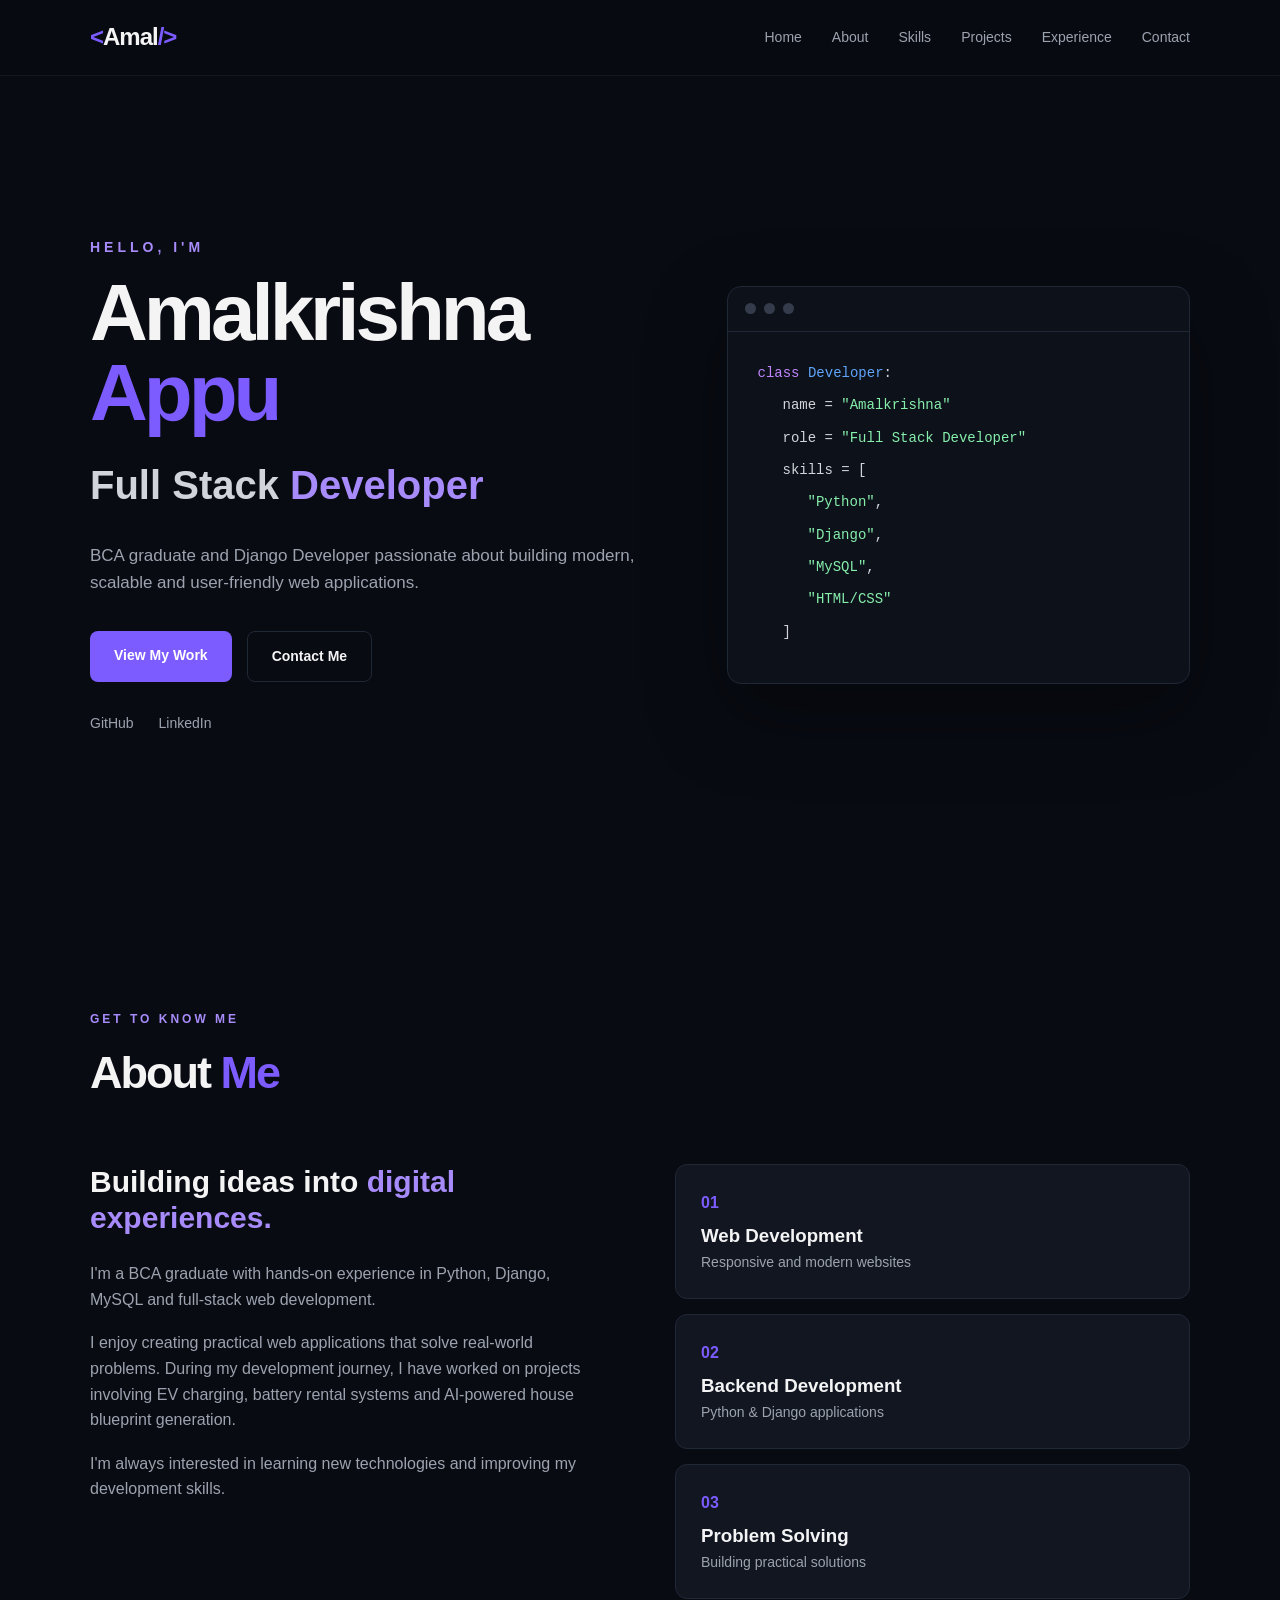
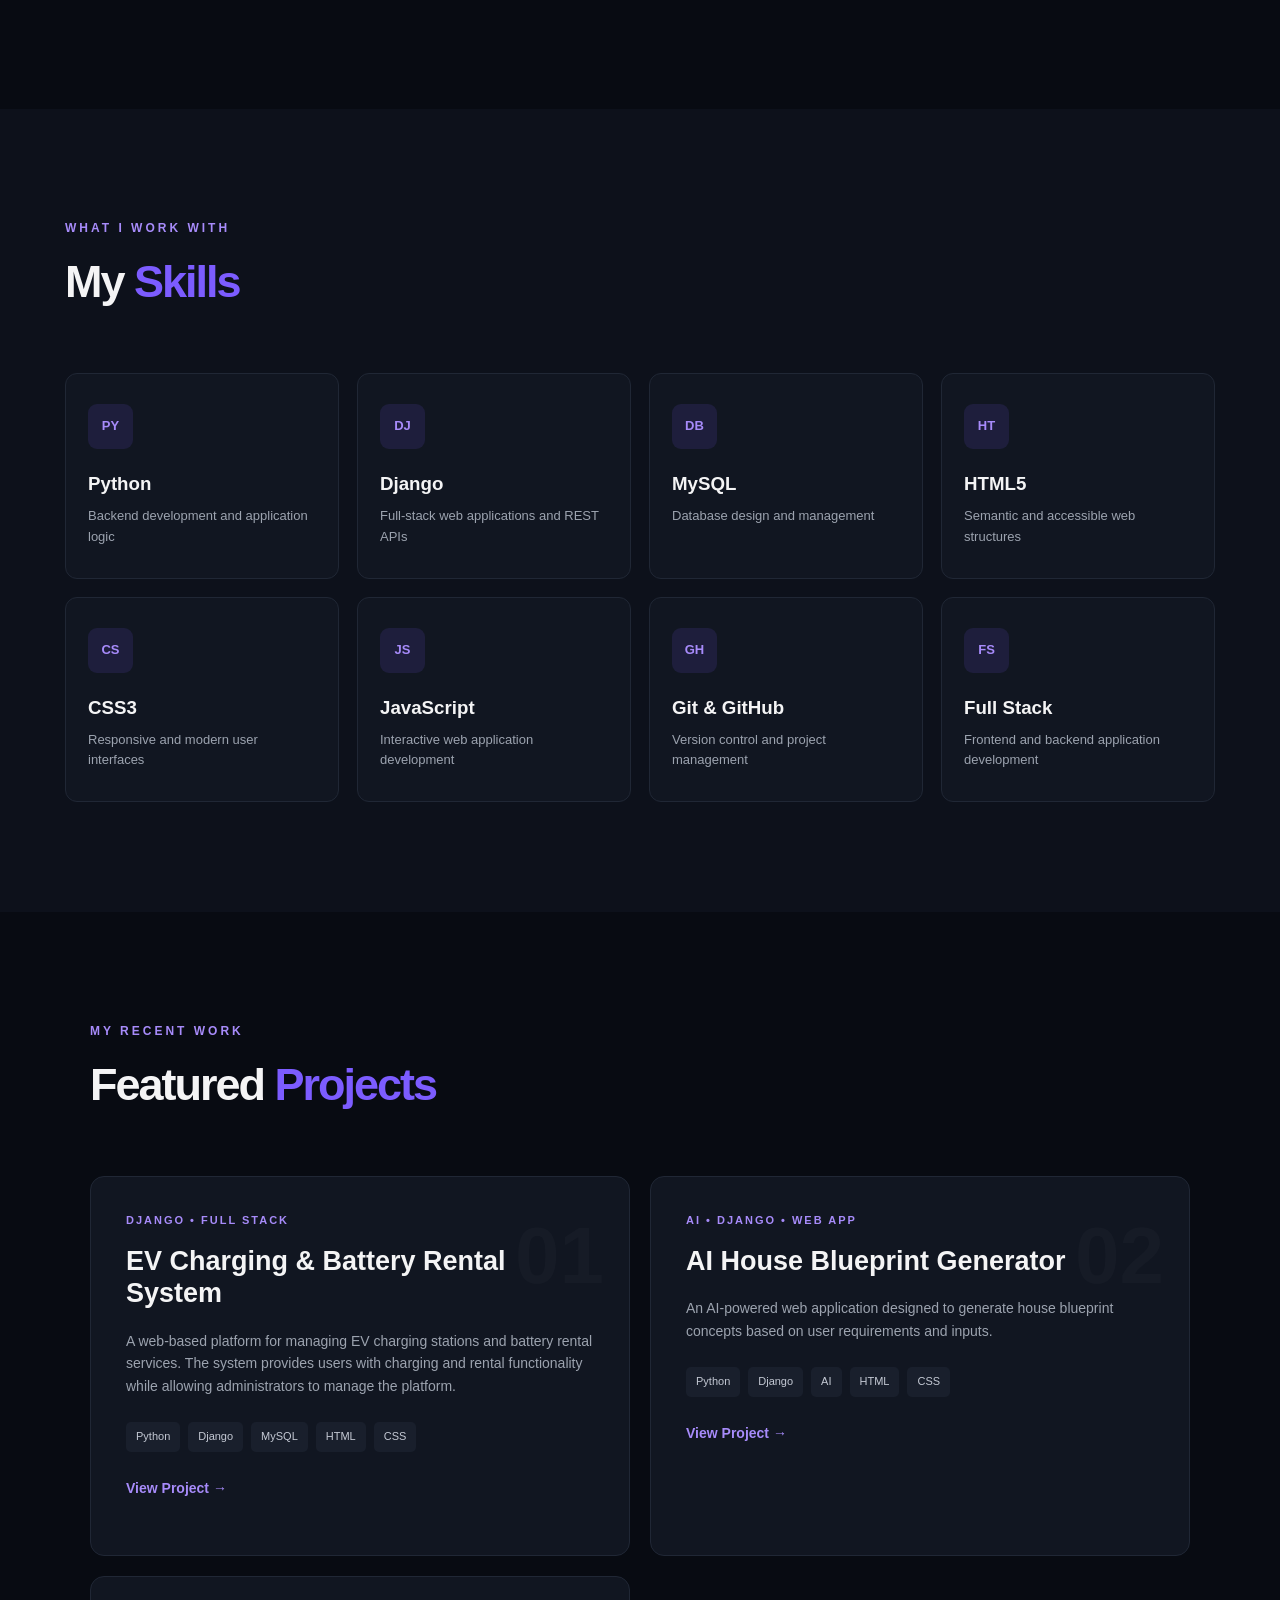
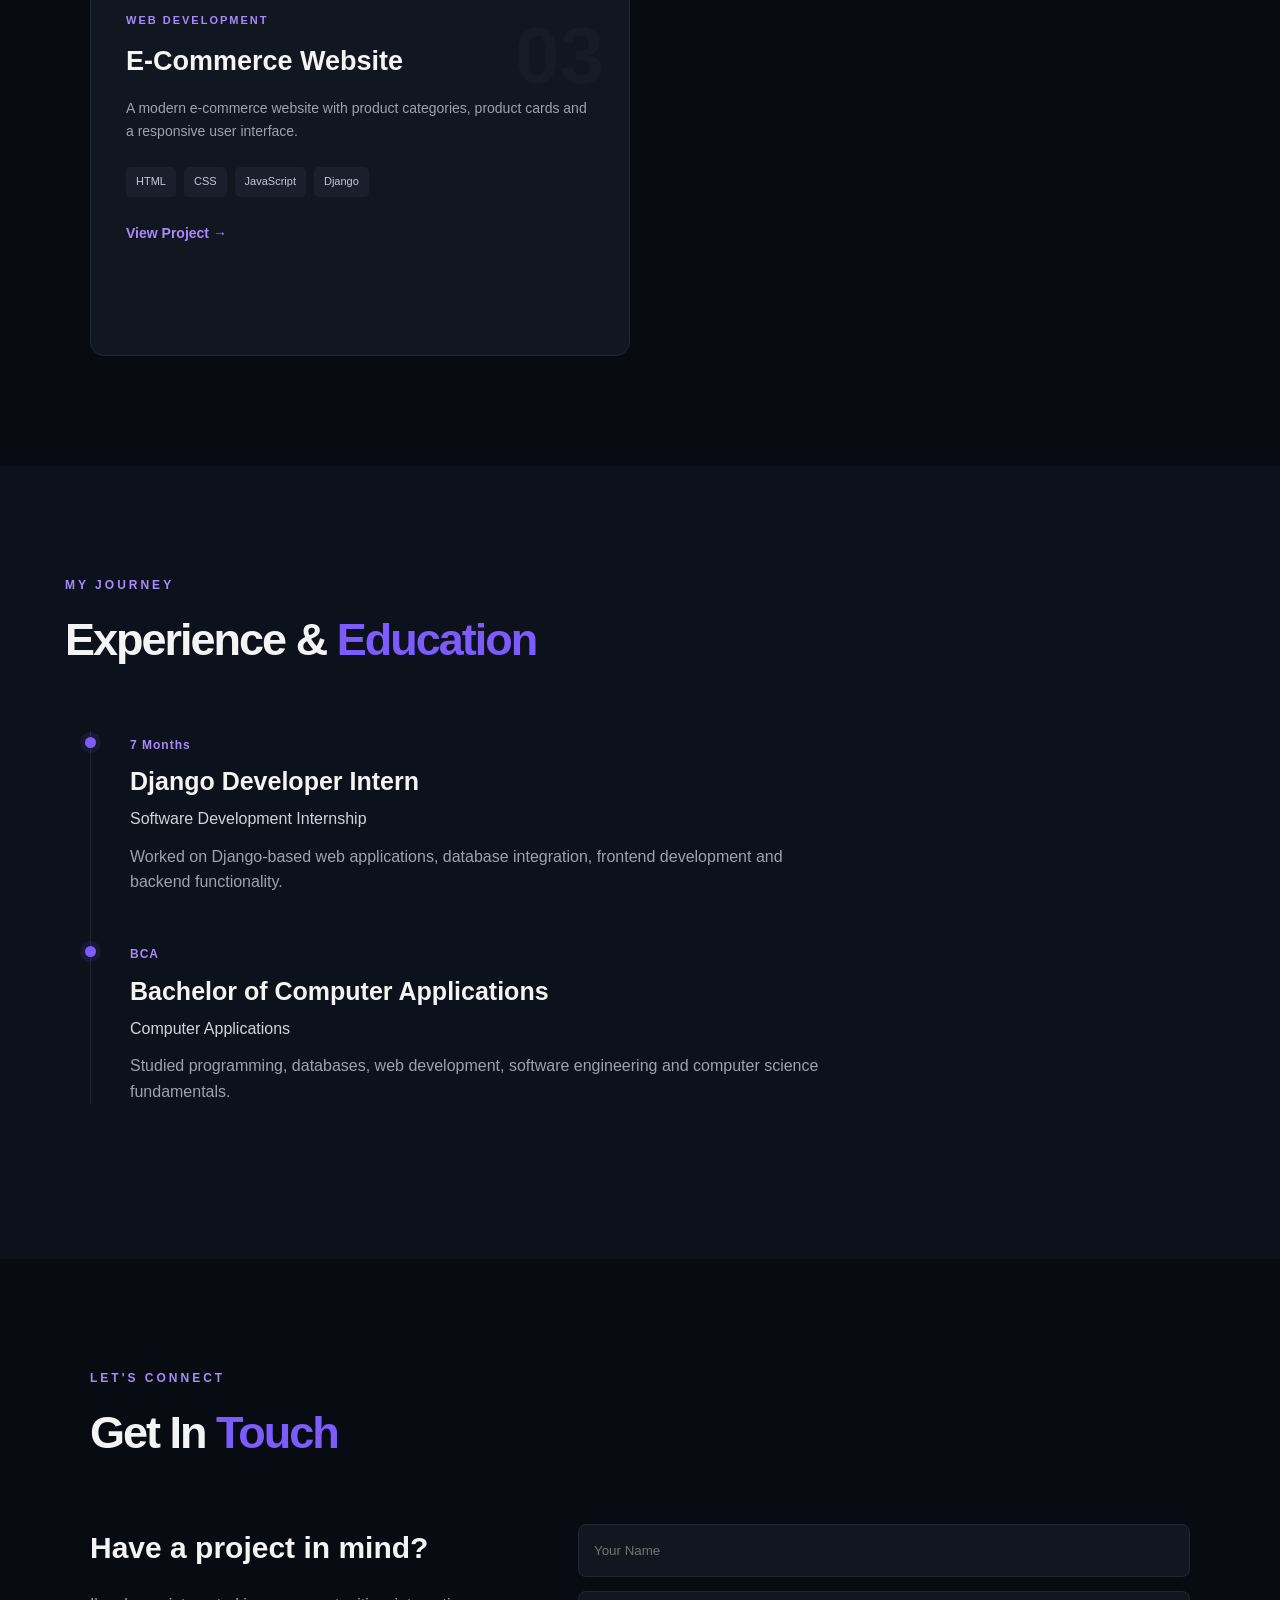
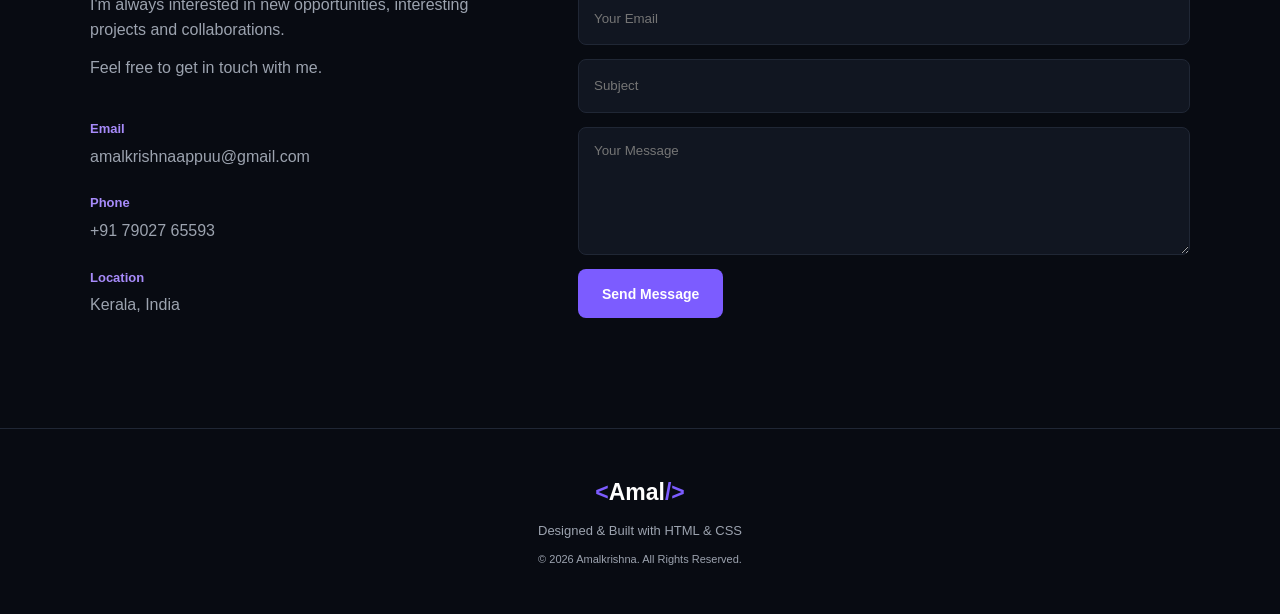
<file: index.html>
<!DOCTYPE html>
<html lang="en">
<head>
    <meta charset="UTF-8">
    <meta name="viewport" content="width=device-width, initial-scale=1.0">

    <title>Amalkrishna | Full Stack Developer</title>

    <style>
        /* =========================================
           RESET
        ========================================= */

        * {
            margin: 0;
            padding: 0;
            box-sizing: border-box;
        }

        html {
            scroll-behavior: smooth;
        }

        body {
            font-family: Arial, Helvetica, sans-serif;
            background: #080b12;
            color: #f4f4f5;
            line-height: 1.6;
        }

        a {
            text-decoration: none;
            color: inherit;
        }

        section {
            scroll-margin-top: 80px;
        }

        /* =========================================
           VARIABLES
        ========================================= */

        :root {
            --bg: #080b12;
            --bg-light: #0d111b;
            --card: #111621;
            --border: #202735;

            --text: #f4f4f5;
            --muted: #9ca3af;

            --accent: #7c5cff;
            --accent-light: #a78bfa;

            --max-width: 1150px;
        }

        /* =========================================
           NAVBAR
        ========================================= */

        .header {
            width: 100%;
            position: fixed;
            top: 0;
            left: 0;
            z-index: 1000;

            background: rgba(8, 11, 18, 0.85);
            backdrop-filter: blur(15px);

            border-bottom: 1px solid rgba(255,255,255,0.05);
        }

        .navbar {
            max-width: var(--max-width);
            margin: auto;

            height: 75px;

            display: flex;
            align-items: center;
            justify-content: space-between;

            padding: 0 25px;
        }

        .logo {
            font-size: 24px;
            font-weight: 800;
            letter-spacing: -1px;
        }

        .logo span,
        .footer-logo span {
            color: var(--accent);
        }

        .nav-links {
            display: flex;
            gap: 30px;
        }

        .nav-links a {
            color: var(--muted);
            font-size: 14px;
            transition: 0.3s;
        }

        .nav-links a:hover {
            color: var(--accent-light);
        }

        /* =========================================
           HERO
        ========================================= */

        .hero {
            min-height: 100vh;

            max-width: var(--max-width);
            margin: auto;

            padding: 150px 25px 80px;

            display: grid;
            grid-template-columns: 1.1fr 0.9fr;
            gap: 70px;

            align-items: center;
        }

        .hello {
            color: var(--accent-light);
            font-size: 14px;
            font-weight: 700;
            letter-spacing: 4px;

            margin-bottom: 15px;
        }

        .hero h1 {
            font-size: clamp(45px, 7vw, 80px);
            line-height: 1;
            letter-spacing: -4px;
        }

        .hero h1 span {
            color: var(--accent);
        }

        .hero h2 {
            margin-top: 20px;

            font-size: clamp(25px, 4vw, 40px);
            color: #d1d5db;
        }

        .hero h2 span {
            color: var(--accent-light);
        }

        .hero-description {
            max-width: 600px;

            margin-top: 25px;

            color: var(--muted);
            font-size: 17px;
        }

        .hero-buttons {
            display: flex;
            gap: 15px;

            margin-top: 35px;
        }

        .btn {
            display: inline-block;

            padding: 13px 24px;

            border-radius: 8px;

            font-size: 14px;
            font-weight: 700;

            transition: 0.3s;
        }

        .primary-btn {
            background: var(--accent);
            color: white;
        }

        .primary-btn:hover {
            transform: translateY(-3px);
            box-shadow: 0 10px 30px rgba(124, 92, 255, 0.25);
        }

        .secondary-btn {
            border: 1px solid var(--border);
            color: var(--text);
        }

        .secondary-btn:hover {
            border-color: var(--accent);
            color: var(--accent-light);
        }

        .social-links {
            display: flex;
            gap: 25px;

            margin-top: 30px;
        }

        .social-links a {
            color: var(--muted);
            font-size: 14px;
            transition: 0.3s;
        }

        .social-links a:hover {
            color: var(--accent-light);
        }

        /* =========================================
           CODE WINDOW
        ========================================= */

        .hero-card {
            display: flex;
            justify-content: center;
        }

        .code-window {
            width: 100%;
            max-width: 480px;

            background: #0d111a;

            border: 1px solid var(--border);
            border-radius: 14px;

            overflow: hidden;

            box-shadow:
                0 30px 80px rgba(0,0,0,0.35);
        }

        .window-top {
            height: 45px;

            display: flex;
            align-items: center;

            gap: 8px;

            padding: 0 17px;

            border-bottom: 1px solid var(--border);
        }

        .window-top span {
            width: 11px;
            height: 11px;

            border-radius: 50%;

            background: #343b4a;
        }

        .code {
            padding: 30px;

            font-family: "Courier New", monospace;
            font-size: 14px;

            color: #d1d5db;
        }

        .code p {
            margin-bottom: 10px;
        }

        .indent {
            padding-left: 25px;
        }

        .double-indent {
            padding-left: 50px;
        }

        .purple {
            color: #c084fc;
        }

        .blue {
            color: #60a5fa;
        }

        .green {
            color: #86efac;
        }

        /* =========================================
           SECTIONS
        ========================================= */

        .section {
            max-width: var(--max-width);

            margin: auto;

            padding: 110px 25px;
        }

        .section-title {
            margin-bottom: 55px;
        }

        .section-title p {
            color: var(--accent-light);

            font-size: 12px;
            font-weight: 700;

            letter-spacing: 3px;

            margin-bottom: 8px;
        }

        .section-title h2 {
            font-size: 45px;
            letter-spacing: -2px;
        }

        .section-title h2 span {
            color: var(--accent);
        }

        /* =========================================
           ABOUT
        ========================================= */

        .about-content {
            display: grid;
            grid-template-columns: 1fr 1fr;

            gap: 70px;
        }

        .about-text h3 {
            font-size: 30px;
            line-height: 1.2;

            margin-bottom: 25px;
        }

        .about-text h3 span {
            color: var(--accent-light);
        }

        .about-text p {
            color: var(--muted);

            margin-bottom: 18px;
        }

        .about-info {
            display: grid;
            gap: 15px;
        }

        .info-box {
            padding: 25px;

            background: var(--card);

            border: 1px solid var(--border);

            border-radius: 12px;

            transition: 0.3s;
        }

        .info-box:hover {
            transform: translateX(7px);
            border-color: var(--accent);
        }

        .info-box span {
            color: var(--accent);

            font-weight: 800;
        }

        .info-box h3 {
            margin-top: 5px;
        }

        .info-box p {
            color: var(--muted);
            font-size: 14px;
        }

        /* =========================================
           SKILLS
        ========================================= */

        .skills {
            background: var(--bg-light);
            max-width: none;

            padding-left: max(25px, calc((100vw - var(--max-width)) / 2));
            padding-right: max(25px, calc((100vw - var(--max-width)) / 2));
        }

        .skills-grid {
            display: grid;

            grid-template-columns:
                repeat(4, 1fr);

            gap: 18px;
        }

        .skill-card {
            padding: 30px 22px;

            background: var(--card);

            border: 1px solid var(--border);

            border-radius: 12px;

            transition: 0.3s;
        }

        .skill-card:hover {
            transform: translateY(-7px);

            border-color: var(--accent);

            box-shadow:
                0 15px 40px rgba(0,0,0,0.25);
        }

        .skill-icon {
            width: 45px;
            height: 45px;

            display: flex;
            align-items: center;
            justify-content: center;

            border-radius: 9px;

            background: rgba(124,92,255,0.12);

            color: var(--accent-light);

            font-size: 13px;
            font-weight: 800;

            margin-bottom: 20px;
        }

        .skill-card h3 {
            margin-bottom: 7px;
        }

        .skill-card p {
            color: var(--muted);
            font-size: 13px;
        }

        /* =========================================
           PROJECTS
        ========================================= */

        .projects-grid {
            display: grid;

            grid-template-columns:
                repeat(2, 1fr);

            gap: 20px;
        }

        .project-card {
            position: relative;

            min-height: 380px;

            padding: 35px;

            background: var(--card);

            border: 1px solid var(--border);

            border-radius: 14px;

            overflow: hidden;

            transition: 0.3s;
        }

        .project-card:hover {
            transform: translateY(-7px);
            border-color: var(--accent);
        }

        .project-number {
            position: absolute;

            right: 25px;
            top: 15px;

            font-size: 80px;
            font-weight: 900;

            color: rgba(255,255,255,0.025);
        }

        .project-content {
            position: relative;
            z-index: 2;
        }

        .project-type {
            color: var(--accent-light);

            font-size: 11px;
            font-weight: 700;

            letter-spacing: 2px;

            margin-bottom: 15px;
        }

        .project-content h3 {
            max-width: 450px;

            font-size: 27px;
            line-height: 1.2;

            margin-bottom: 20px;
        }

        .project-content > p:not(.project-type) {
            color: var(--muted);

            font-size: 14px;

            max-width: 550px;
        }

        .project-tech {
            display: flex;
            flex-wrap: wrap;

            gap: 8px;

            margin-top: 25px;
        }

        .project-tech span {
            padding: 6px 10px;

            border-radius: 5px;

            background: #191f2c;

            color: #c4c9d4;

            font-size: 11px;
        }

        .project-link {
            display: inline-block;

            margin-top: 25px;

            color: var(--accent-light);

            font-size: 14px;
            font-weight: 700;
        }

        .project-link:hover {
            color: white;
        }

        /* =========================================
           EXPERIENCE
        ========================================= */

        .experience {
            background: var(--bg-light);

            max-width: none;

            padding-left: max(25px, calc((100vw - var(--max-width)) / 2));
            padding-right: max(25px, calc((100vw - var(--max-width)) / 2));
        }

        .timeline {
            max-width: 850px;

            position: relative;

            margin-left: 20px;
        }

        .timeline::before {
            content: "";

            position: absolute;

            left: 5px;
            top: 0;
            bottom: 0;

            width: 1px;

            background: var(--border);
        }

        .timeline-item {
            position: relative;

            padding-left: 45px;

            margin-bottom: 45px;
        }

        .timeline-dot {
            position: absolute;

            left: 0;
            top: 6px;

            width: 11px;
            height: 11px;

            border-radius: 50%;

            background: var(--accent);

            box-shadow:
                0 0 0 5px rgba(124,92,255,0.1);
        }

        .timeline-date {
            color: var(--accent-light);

            font-size: 12px;
            font-weight: 700;

            letter-spacing: 1px;
        }

        .timeline-content h3 {
            font-size: 25px;

            margin-top: 5px;
        }

        .company {
            color: #d1d5db;

            margin: 5px 0 12px;
        }

        .timeline-content > p:last-child {
            color: var(--muted);

            max-width: 700px;
        }

        /* =========================================
           CONTACT
        ========================================= */

        .contact-container {
            display: grid;

            grid-template-columns: 0.8fr 1.2fr;

            gap: 80px;
        }

        .contact-text h3 {
            font-size: 30px;

            margin-bottom: 20px;
        }

        .contact-text > p {
            color: var(--muted);

            margin-bottom: 12px;
        }

        .contact-details {
            margin-top: 35px;

            display: grid;

            gap: 20px;
        }

        .contact-details strong {
            font-size: 13px;

            color: var(--accent-light);
        }

        .contact-details p {
            color: var(--muted);

            margin-top: 3px;
        }

        .contact-details a {
            color: var(--muted);
            transition: 0.3s;
        }

        .contact-details a:hover {
            color: var(--accent-light);
        }

        .contact-form {
            display: grid;

            gap: 14px;
        }

        .contact-form input,
        .contact-form textarea {
            width: 100%;

            padding: 15px;

            background: var(--card);

            border: 1px solid var(--border);

            border-radius: 8px;

            outline: none;

            color: white;

            font-family: inherit;

            transition: 0.3s;
        }

        .contact-form input:focus,
        .contact-form textarea:focus {
            border-color: var(--accent);
        }

        .contact-form textarea {
            resize: vertical;
        }

        .contact-form button {
            border: none;

            cursor: pointer;

            width: fit-content;
        }

        /* =========================================
           FOOTER
        ========================================= */

        .footer {
            padding: 45px 25px;

            text-align: center;

            border-top: 1px solid var(--border);

            color: var(--muted);

            font-size: 13px;
        }

        .footer-logo {
            color: white;

            font-size: 23px;
            font-weight: 800;

            margin-bottom: 10px;
        }

        .copyright {
            margin-top: 10px;

            font-size: 11px;
        }

        /* =========================================
           RESPONSIVE
        ========================================= */

        @media (max-width: 900px) {

            .nav-links {
                gap: 15px;
            }

            .hero {
                grid-template-columns: 1fr;
                gap: 50px;
            }

            .hero-card {
                justify-content: flex-start;
            }

            .about-content {
                grid-template-columns: 1fr;
            }

            .skills-grid {
                grid-template-columns:
                    repeat(2, 1fr);
            }

            .contact-container {
                grid-template-columns: 1fr;
                gap: 50px;
            }
        }

        @media (max-width: 650px) {

            .navbar {
                height: auto;

                padding-top: 18px;
                padding-bottom: 18px;

                flex-direction: column;

                gap: 15px;
            }

            .nav-links {
                width: 100%;

                justify-content: center;

                flex-wrap: wrap;

                gap: 12px;
            }

            .hero {
                padding-top: 170px;
            }

            .hero h1 {
                letter-spacing: -2px;
            }

            .hero-buttons {
                flex-direction: column;
            }

            .btn {
                text-align: center;
            }

            .section {
                padding-top: 80px;
                padding-bottom: 80px;
            }

            .section-title h2 {
                font-size: 36px;
            }

            .skills-grid {
                grid-template-columns: 1fr;
            }

            .projects-grid {
                grid-template-columns: 1fr;
            }

            .project-card {
                min-height: auto;
            }

            .project-content h3 {
                font-size: 23px;
            }

            .timeline {
                margin-left: 0;
            }
        }

        @media (max-width: 400px) {

            .nav-links a {
                font-size: 12px;
            }

            .hero h1 {
                font-size: 43px;
            }

            .hero h2 {
                font-size: 25px;
            }

            .code {
                padding: 20px;

                font-size: 11px;
            }
        }
    </style>
</head>

<body>

    <!-- ================= NAVBAR ================= -->

    <header class="header">
        <nav class="navbar">

            <a href="#home" class="logo">
                <span>&lt;</span>Amal<span>/&gt;</span>
            </a>

            <div class="nav-links">
                <a href="#home">Home</a>
                <a href="#about">About</a>
                <a href="#skills">Skills</a>
                <a href="#projects">Projects</a>
                <a href="#experience">Experience</a>
                <a href="#contact">Contact</a>
            </div>

        </nav>
    </header>


    <!-- ================= HERO ================= -->

    <main>

        <section class="hero" id="home">

            <div class="hero-content">

                <p class="hello">HELLO, I'M</p>

                <h1>
                    Amalkrishna <span>Appu</span>
                </h1>

                <h2>
                    Full Stack <span>Developer</span>
                </h2>

                <p class="hero-description">
                    BCA graduate and Django Developer passionate about
                    building modern, scalable and user-friendly web
                    applications.
                </p>

                <div class="hero-buttons">

                    <a href="#projects" class="btn primary-btn">
                        View My Work
                    </a>

                    <a href="#contact" class="btn secondary-btn">
                        Contact Me
                    </a>

                </div>

                <div class="social-links">

                    <a href="https://github.com/" target="_blank">
                        GitHub
                    </a>

                    <a href="https://linkedin.com/" target="_blank">
                        LinkedIn
                    </a>

                </div>

            </div>


            <div class="hero-card">

                <div class="code-window">

                    <div class="window-top">
                        <span></span>
                        <span></span>
                        <span></span>
                    </div>

                    <div class="code">

                        <p>
                            <span class="purple">class</span>
                            <span class="blue">Developer</span>:
                        </p>

                        <p class="indent">
                            name =
                            <span class="green">
                                "Amalkrishna"
                            </span>
                        </p>

                        <p class="indent">
                            role =
                            <span class="green">
                                "Full Stack Developer"
                            </span>
                        </p>

                        <p class="indent">
                            skills = [
                        </p>

                        <p class="double-indent">
                            <span class="green">"Python"</span>,
                        </p>

                        <p class="double-indent">
                            <span class="green">"Django"</span>,
                        </p>

                        <p class="double-indent">
                            <span class="green">"MySQL"</span>,
                        </p>

                        <p class="double-indent">
                            <span class="green">"HTML/CSS"</span>
                        </p>

                        <p class="indent">
                            ]
                        </p>

                    </div>

                </div>

            </div>

        </section>


        <!-- ================= ABOUT ================= -->

        <section class="section about" id="about">

            <div class="section-title">

                <p>GET TO KNOW ME</p>

                <h2>
                    About <span>Me</span>
                </h2>

            </div>


            <div class="about-content">

                <div class="about-text">

                    <h3>
                        Building ideas into
                        <span>digital experiences.</span>
                    </h3>

                    <p>
                        I'm a BCA graduate with hands-on experience in
                        Python, Django, MySQL and full-stack web
                        development.
                    </p>

                    <p>
                        I enjoy creating practical web applications
                        that solve real-world problems. During my
                        development journey, I have worked on projects
                        involving EV charging, battery rental systems
                        and AI-powered house blueprint generation.
                    </p>

                    <p>
                        I'm always interested in learning new technologies
                        and improving my development skills.
                    </p>

                </div>


                <div class="about-info">

                    <div class="info-box">

                        <span>01</span>

                        <h3>
                            Web Development
                        </h3>

                        <p>
                            Responsive and modern websites
                        </p>

                    </div>


                    <div class="info-box">

                        <span>02</span>

                        <h3>
                            Backend Development
                        </h3>

                        <p>
                            Python & Django applications
                        </p>

                    </div>


                    <div class="info-box">

                        <span>03</span>

                        <h3>
                            Problem Solving
                        </h3>

                        <p>
                            Building practical solutions
                        </p>

                    </div>

                </div>

            </div>

        </section>


        <!-- ================= SKILLS ================= -->

        <section class="section skills" id="skills">

            <div class="section-title">

                <p>WHAT I WORK WITH</p>

                <h2>
                    My <span>Skills</span>
                </h2>

            </div>


            <div class="skills-grid">

                <div class="skill-card">

                    <div class="skill-icon">
                        PY
                    </div>

                    <h3>Python</h3>

                    <p>
                        Backend development and application logic
                    </p>

                </div>


                <div class="skill-card">

                    <div class="skill-icon">
                        DJ
                    </div>

                    <h3>Django</h3>

                    <p>
                        Full-stack web applications and REST APIs
                    </p>

                </div>


                <div class="skill-card">

                    <div class="skill-icon">
                        DB
                    </div>

                    <h3>MySQL</h3>

                    <p>
                        Database design and management
                    </p>

                </div>


                <div class="skill-card">

                    <div class="skill-icon">
                        HT
                    </div>

                    <h3>HTML5</h3>

                    <p>
                        Semantic and accessible web structures
                    </p>

                </div>


                <div class="skill-card">

                    <div class="skill-icon">
                        CS
                    </div>

                    <h3>CSS3</h3>

                    <p>
                        Responsive and modern user interfaces
                    </p>

                </div>


                <div class="skill-card">

                    <div class="skill-icon">
                        JS
                    </div>

                    <h3>JavaScript</h3>

                    <p>
                        Interactive web application development
                    </p>

                </div>


                <div class="skill-card">

                    <div class="skill-icon">
                        GH
                    </div>

                    <h3>Git & GitHub</h3>

                    <p>
                        Version control and project management
                    </p>

                </div>


                <div class="skill-card">

                    <div class="skill-icon">
                        FS
                    </div>

                    <h3>Full Stack</h3>

                    <p>
                        Frontend and backend application development
                    </p>

                </div>

            </div>

        </section>


        <!-- ================= PROJECTS ================= -->

        <section class="section projects" id="projects">

            <div class="section-title">

                <p>MY RECENT WORK</p>

                <h2>
                    Featured <span>Projects</span>
                </h2>

            </div>


            <div class="projects-grid">

                <!-- PROJECT 1 -->

                <article class="project-card">

                    <div class="project-number">
                        01
                    </div>

                    <div class="project-content">

                        <p class="project-type">
                            DJANGO • FULL STACK
                        </p>

                        <h3>
                            EV Charging & Battery Rental System
                        </h3>

                        <p>
                            A web-based platform for managing EV
                            charging stations and battery rental
                            services. The system provides users with
                            charging and rental functionality while
                            allowing administrators to manage the
                            platform.
                        </p>

                        <div class="project-tech">

                            <span>Python</span>
                            <span>Django</span>
                            <span>MySQL</span>
                            <span>HTML</span>
                            <span>CSS</span>

                        </div>

                        <a href="#" class="project-link">
                            View Project →
                        </a>

                    </div>

                </article>


                <!-- PROJECT 2 -->

                <article class="project-card">

                    <div class="project-number">
                        02
                    </div>

                    <div class="project-content">

                        <p class="project-type">
                            AI • DJANGO • WEB APP
                        </p>

                        <h3>
                            AI House Blueprint Generator
                        </h3>

                        <p>
                            An AI-powered web application designed to
                            generate house blueprint concepts based on
                            user requirements and inputs.
                        </p>

                        <div class="project-tech">

                            <span>Python</span>
                            <span>Django</span>
                            <span>AI</span>
                            <span>HTML</span>
                            <span>CSS</span>

                        </div>

                        <a href="#" class="project-link">
                            View Project →
                        </a>

                    </div>

                </article>


                <!-- PROJECT 3 -->

                <article class="project-card">

                    <div class="project-number">
                        03
                    </div>

                    <div class="project-content">

                        <p class="project-type">
                            WEB DEVELOPMENT
                        </p>

                        <h3>
                            E-Commerce Website
                        </h3>

                        <p>
                            A modern e-commerce website with product
                            categories, product cards and a responsive
                            user interface.
                        </p>

                        <div class="project-tech">

                            <span>HTML</span>
                            <span>CSS</span>
                            <span>JavaScript</span>
                            <span>Django</span>

                        </div>

                        <a href="#" class="project-link">
                            View Project →
                        </a>

                    </div>

                </article>

            </div>

        </section>


        <!-- ================= EXPERIENCE ================= -->

        <section class="section experience" id="experience">

            <div class="section-title">

                <p>MY JOURNEY</p>

                <h2>
                    Experience & <span>Education</span>
                </h2>

            </div>


            <div class="timeline">

                <div class="timeline-item">

                    <div class="timeline-dot"></div>

                    <div class="timeline-content">

                        <span class="timeline-date">
                            7 Months
                        </span>

                        <h3>
                            Django Developer Intern
                        </h3>

                        <p class="company">
                            Software Development Internship
                        </p>

                        <p>
                            Worked on Django-based web applications,
                            database integration, frontend development
                            and backend functionality.
                        </p>

                    </div>

                </div>


                <div class="timeline-item">

                    <div class="timeline-dot"></div>

                    <div class="timeline-content">

                        <span class="timeline-date">
                            BCA
                        </span>

                        <h3>
                            Bachelor of Computer Applications
                        </h3>

                        <p class="company">
                            Computer Applications
                        </p>

                        <p>
                            Studied programming, databases, web
                            development, software engineering and
                            computer science fundamentals.
                        </p>

                    </div>

                </div>

            </div>

        </section>


        <!-- ================= CONTACT ================= -->

        <section class="section contact" id="contact">

            <div class="section-title">

                <p>LET'S CONNECT</p>

                <h2>
                    Get In <span>Touch</span>
                </h2>

            </div>


            <div class="contact-container">

                <div class="contact-text">

                    <h3>
                        Have a project in mind?
                    </h3>

                    <p>
                        I'm always interested in new opportunities,
                        interesting projects and collaborations.
                    </p>

                    <p>
                        Feel free to get in touch with me.
                    </p>


                    <div class="contact-details">

                        <div>

                            <strong>Email</strong>

                            <p>
                                <a href="mailto:amalkrishnaappuu@gmail.com">
                                    amalkrishnaappuu@gmail.com
                                </a>
                            </p>

                        </div>


                        <div>

                            <strong>Phone</strong>

                            <p>
                                <a href="tel:+917902765593">
                                    +91 79027 65593
                                </a>
                            </p>

                        </div>


                        <div>

                            <strong>Location</strong>

                            <p>
                                Kerala, India
                            </p>

                        </div>

                    </div>

                </div>


                <form class="contact-form"
                      action="mailto:amalkrishnaappuu@gmail.com"
                      method="post"
                      enctype="text/plain">

                    <input
                        type="text"
                        name="name"
                        placeholder="Your Name"
                        required
                    >

                    <input
                        type="email"
                        name="email"
                        placeholder="Your Email"
                        required
                    >

                    <input
                        type="text"
                        name="subject"
                        placeholder="Subject"
                    >

                    <textarea
                        name="message"
                        rows="6"
                        placeholder="Your Message"
                        required
                    ></textarea>

                    <button
                        type="submit"
                        class="btn primary-btn"
                    >
                        Send Message
                    </button>

                </form>

            </div>

        </section>

    </main>


    <!-- ================= FOOTER ================= -->

    <footer class="footer">

        <div class="footer-logo">
            <span>&lt;</span>Amal<span>/&gt;</span>
        </div>

        <p>
            Designed & Built with HTML & CSS
        </p>

        <p class="copyright">
            © 2026 Amalkrishna. All Rights Reserved.
        </p>

    </footer>

</body>
</html>
</file>
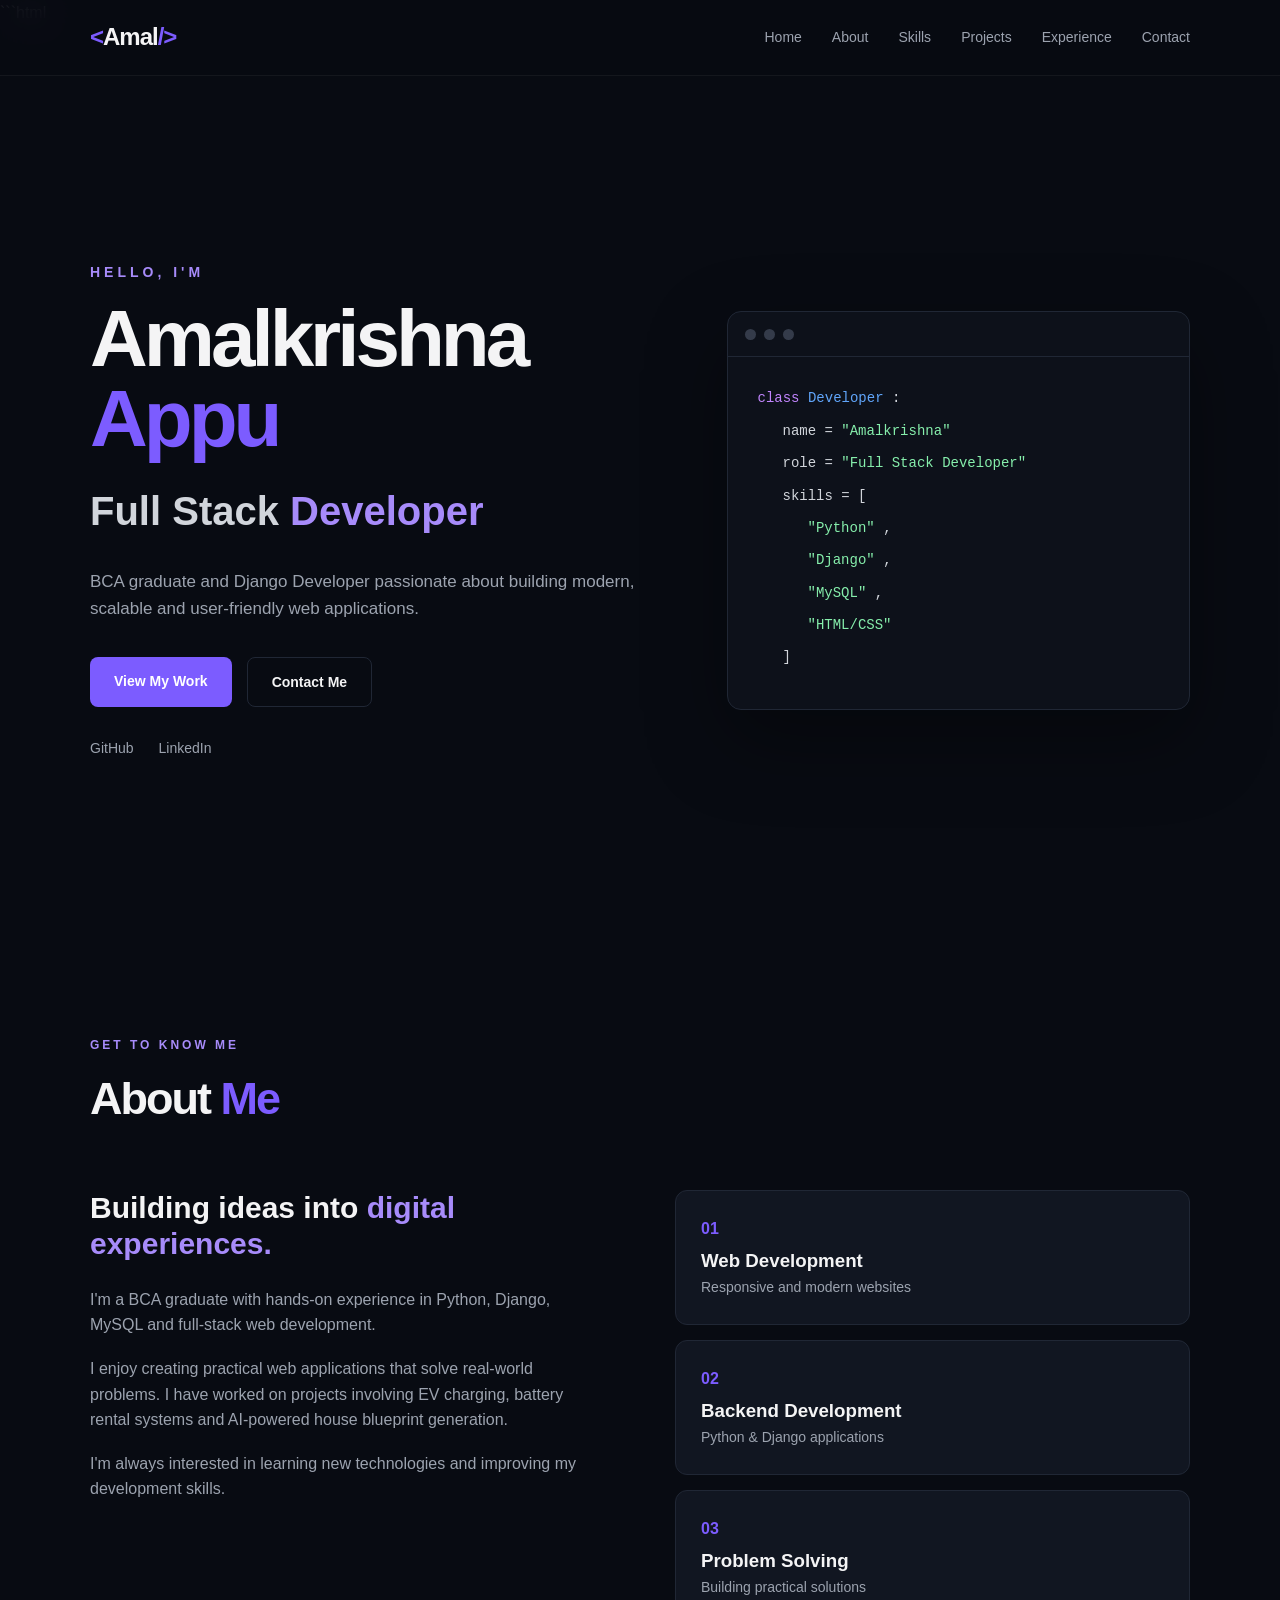
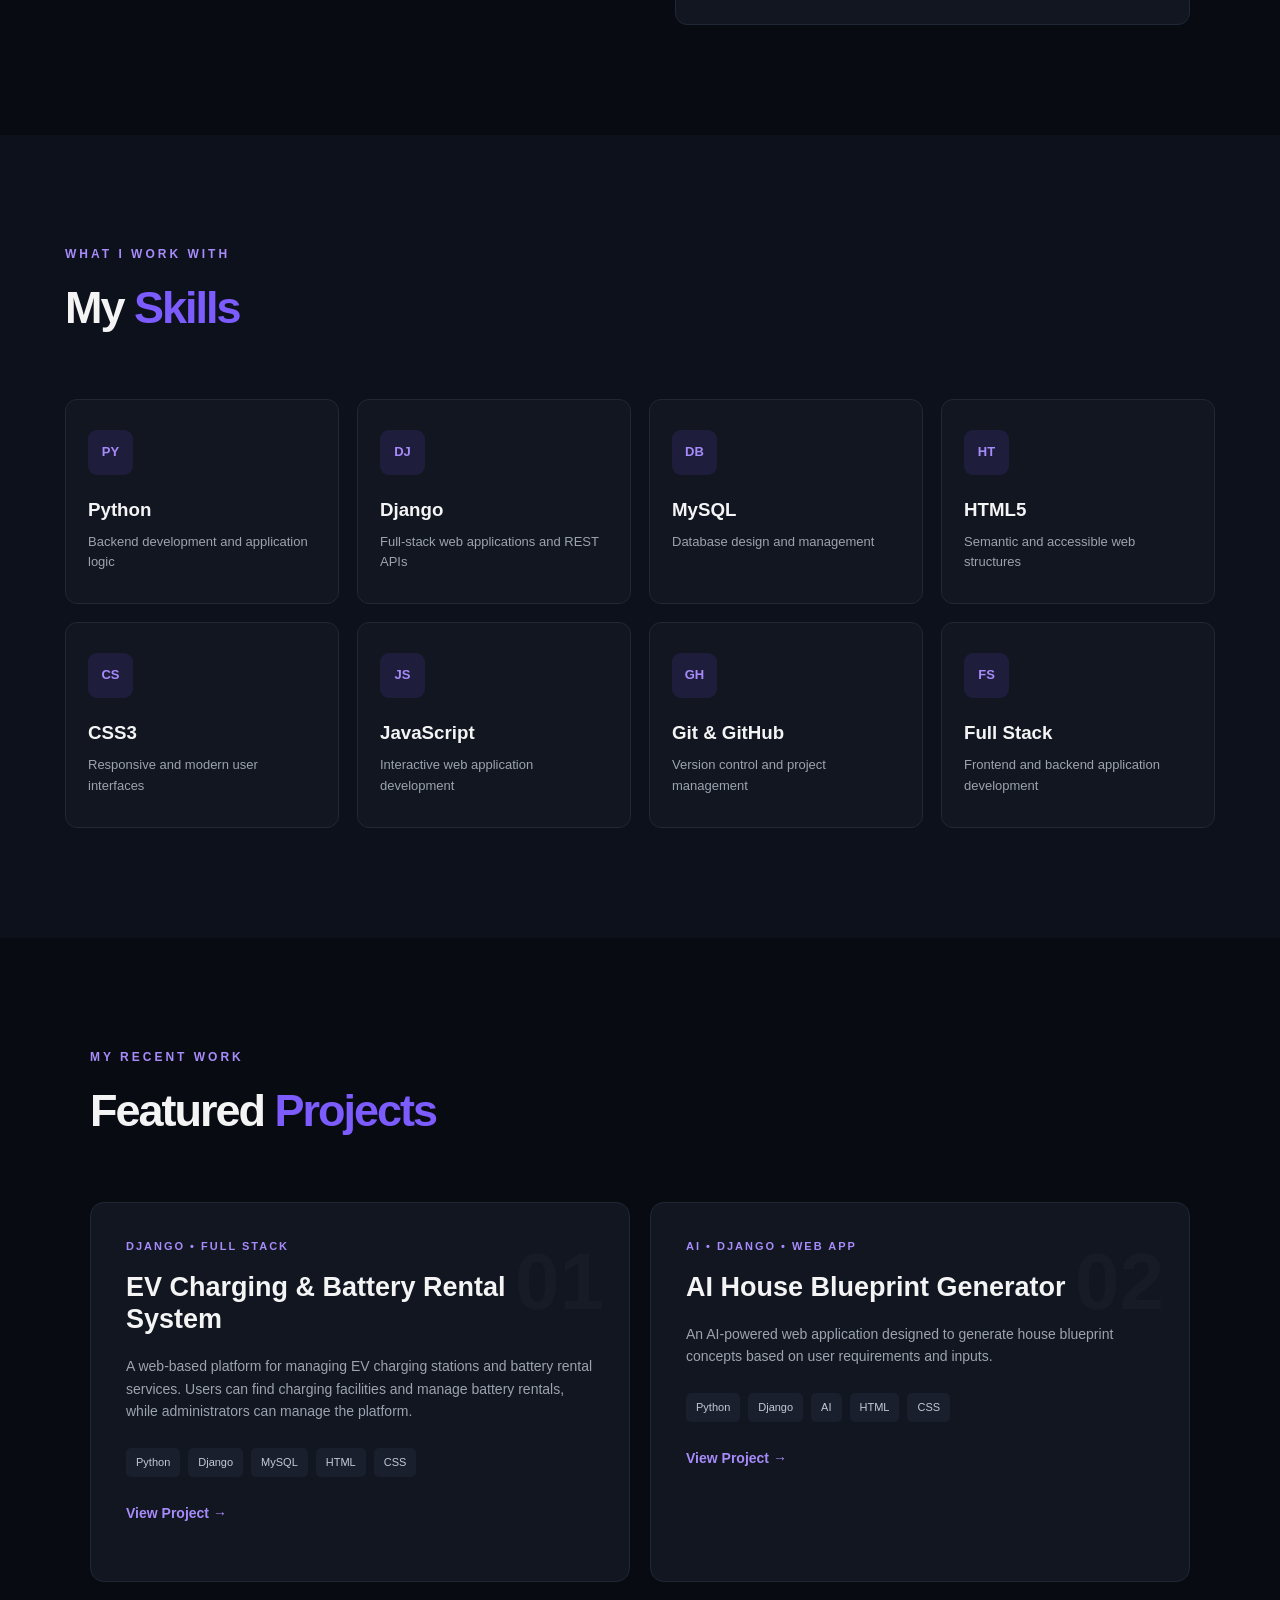
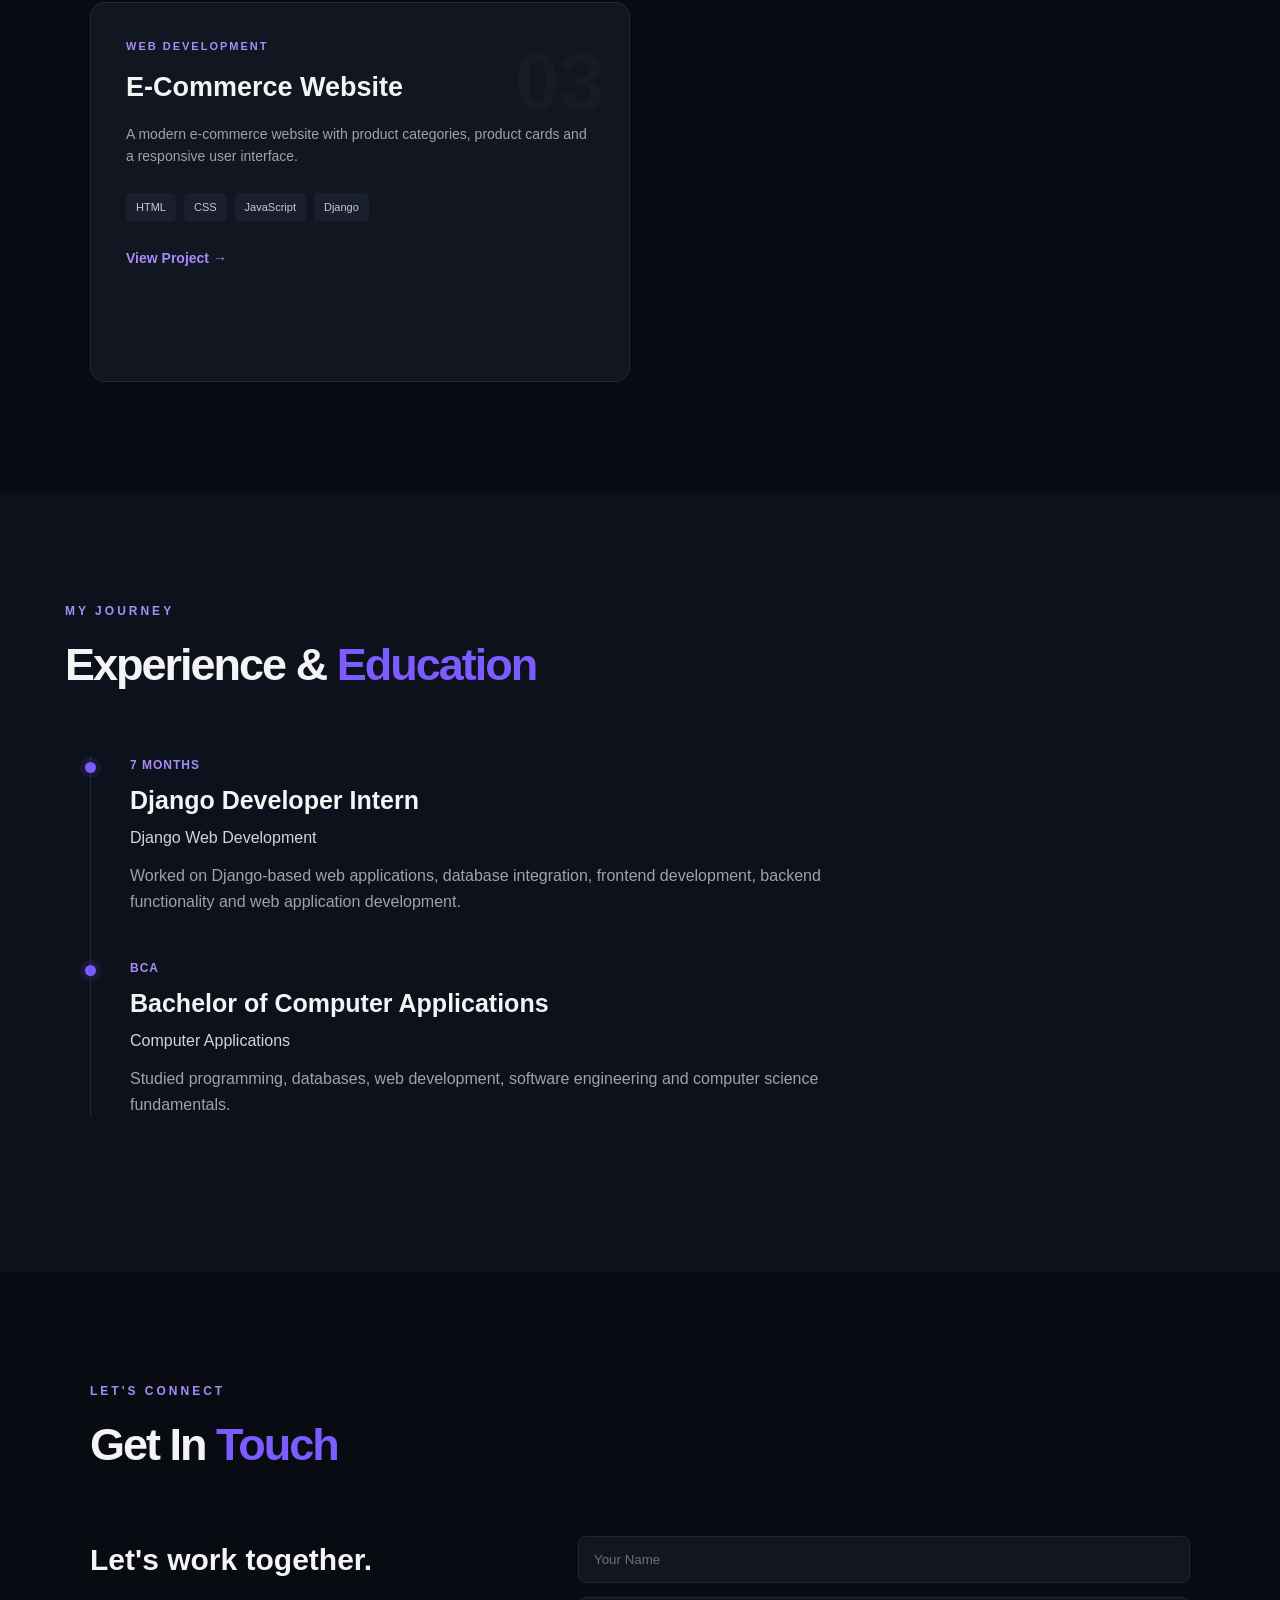
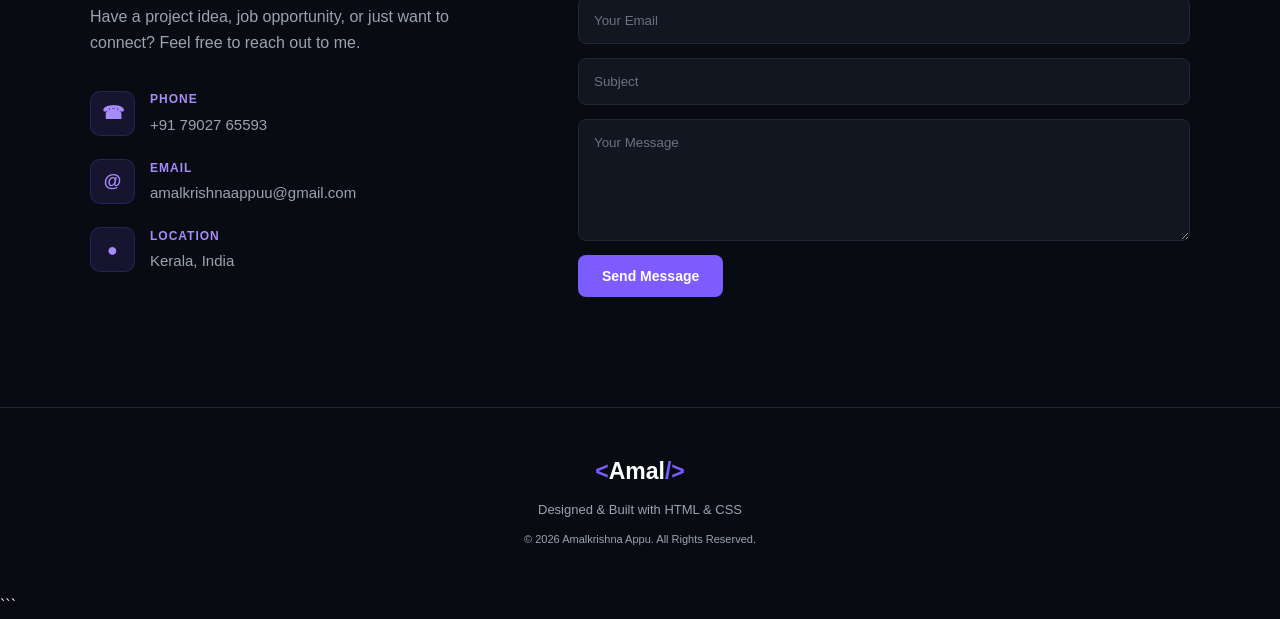
<file: contact.html>
```html
<!DOCTYPE html>
<html lang="en">
<head>
    <meta charset="UTF-8">
    <meta name="viewport" content="width=device-width, initial-scale=1.0">

    <title>Amalkrishna  | Full Stack Developer</title>

    <style>

        /* =========================
           RESET
        ========================= */

        * {
            margin: 0;
            padding: 0;
            box-sizing: border-box;
        }

        html {
            scroll-behavior: smooth;
        }

        body {
            font-family: Arial, Helvetica, sans-serif;
            background: #080b12;
            color: #f4f4f5;
            line-height: 1.6;
        }

        a {
            text-decoration: none;
            color: inherit;
        }

        section {
            scroll-margin-top: 90px;
        }


        /* =========================
           VARIABLES
        ========================= */

        :root {
            --bg: #080b12;
            --bg-light: #0d111b;
            --card: #111621;
            --border: #202735;
            --text: #f4f4f5;
            --muted: #9ca3af;
            --accent: #7c5cff;
            --accent-light: #a78bfa;
            --max-width: 1150px;
        }


        /* =========================
           NAVBAR
        ========================= */

        .header {
            width: 100%;
            position: fixed;
            top: 0;
            left: 0;
            z-index: 1000;

            background: rgba(8, 11, 18, 0.90);
            backdrop-filter: blur(15px);

            border-bottom: 1px solid rgba(255,255,255,0.05);
        }

        .navbar {
            max-width: var(--max-width);
            height: 75px;
            margin: auto;
            padding: 0 25px;

            display: flex;
            align-items: center;
            justify-content: space-between;
        }

        .logo {
            font-size: 24px;
            font-weight: 800;
            letter-spacing: -1px;
        }

        .logo span,
        .footer-logo span {
            color: var(--accent);
        }

        .nav-links {
            display: flex;
            gap: 30px;
        }

        .nav-links a {
            color: var(--muted);
            font-size: 14px;
            transition: 0.3s;
        }

        .nav-links a:hover {
            color: var(--accent-light);
        }


        /* =========================
           HERO
        ========================= */

        .hero {
            min-height: 100vh;
            max-width: var(--max-width);
            margin: auto;

            padding: 150px 25px 80px;

            display: grid;
            grid-template-columns: 1.1fr 0.9fr;

            gap: 70px;
            align-items: center;
        }

        .hello {
            color: var(--accent-light);
            font-size: 14px;
            font-weight: 700;
            letter-spacing: 4px;
            margin-bottom: 15px;
        }

        .hero h1 {
            font-size: clamp(45px, 7vw, 80px);
            line-height: 1;
            letter-spacing: -4px;
        }

        .hero h1 span {
            color: var(--accent);
        }

        .hero h2 {
            margin-top: 20px;
            font-size: clamp(25px, 4vw, 40px);
            color: #d1d5db;
        }

        .hero h2 span {
            color: var(--accent-light);
        }

        .hero-description {
            max-width: 600px;
            margin-top: 25px;
            color: var(--muted);
            font-size: 17px;
        }


        /* =========================
           BUTTONS
        ========================= */

        .hero-buttons {
            display: flex;
            gap: 15px;
            margin-top: 35px;
        }

        .btn {
            display: inline-block;
            padding: 13px 24px;

            border-radius: 8px;

            font-size: 14px;
            font-weight: 700;

            transition: 0.3s;
        }

        .primary-btn {
            background: var(--accent);
            color: white;
        }

        .primary-btn:hover {
            transform: translateY(-3px);

            box-shadow:
                0 10px 30px rgba(124,92,255,0.25);
        }

        .secondary-btn {
            border: 1px solid var(--border);
            color: var(--text);
        }

        .secondary-btn:hover {
            border-color: var(--accent);
            color: var(--accent-light);
        }


        /* =========================
           SOCIAL
        ========================= */

        .social-links {
            display: flex;
            gap: 25px;
            margin-top: 30px;
        }

        .social-links a {
            color: var(--muted);
            font-size: 14px;
            transition: 0.3s;
        }

        .social-links a:hover {
            color: var(--accent-light);
        }


        /* =========================
           CODE WINDOW
        ========================= */

        .hero-card {
            display: flex;
            justify-content: center;
        }

        .code-window {
            width: 100%;
            max-width: 480px;

            background: #0d111a;

            border: 1px solid var(--border);

            border-radius: 14px;

            overflow: hidden;

            box-shadow:
                0 30px 80px rgba(0,0,0,0.35);
        }

        .window-top {
            height: 45px;

            display: flex;
            align-items: center;

            gap: 8px;

            padding: 0 17px;

            border-bottom: 1px solid var(--border);
        }

        .window-top span {
            width: 11px;
            height: 11px;

            border-radius: 50%;

            background: #343b4a;
        }

        .code {
            padding: 30px;

            font-family: "Courier New", monospace;

            font-size: 14px;

            color: #d1d5db;
        }

        .code p {
            margin-bottom: 10px;
        }

        .indent {
            padding-left: 25px;
        }

        .double-indent {
            padding-left: 50px;
        }

        .purple {
            color: #c084fc;
        }

        .blue {
            color: #60a5fa;
        }

        .green {
            color: #86efac;
        }


        /* =========================
           SECTIONS
        ========================= */

        .section {
            max-width: var(--max-width);
            margin: auto;
            padding: 110px 25px;
        }

        .section-title {
            margin-bottom: 55px;
        }

        .section-title p {
            color: var(--accent-light);

            font-size: 12px;

            font-weight: 700;

            letter-spacing: 3px;

            margin-bottom: 8px;
        }

        .section-title h2 {
            font-size: 45px;
            letter-spacing: -2px;
        }

        .section-title h2 span {
            color: var(--accent);
        }


        /* =========================
           ABOUT
        ========================= */

        .about-content {
            display: grid;

            grid-template-columns: 1fr 1fr;

            gap: 70px;
        }

        .about-text h3 {
            font-size: 30px;

            line-height: 1.2;

            margin-bottom: 25px;
        }

        .about-text h3 span {
            color: var(--accent-light);
        }

        .about-text p {
            color: var(--muted);

            margin-bottom: 18px;
        }

        .about-info {
            display: grid;
            gap: 15px;
        }

        .info-box {
            padding: 25px;

            background: var(--card);

            border: 1px solid var(--border);

            border-radius: 12px;

            transition: 0.3s;
        }

        .info-box:hover {
            transform: translateX(7px);

            border-color: var(--accent);
        }

        .info-box span {
            color: var(--accent);
            font-weight: 800;
        }

        .info-box h3 {
            margin-top: 5px;
        }

        .info-box p {
            color: var(--muted);
            font-size: 14px;
        }


        /* =========================
           SKILLS
        ========================= */

        .skills {
            background: var(--bg-light);

            max-width: none;

            padding-left:
                max(25px, calc((100vw - var(--max-width)) / 2));

            padding-right:
                max(25px, calc((100vw - var(--max-width)) / 2));
        }

        .skills-grid {
            display: grid;

            grid-template-columns:
                repeat(4, 1fr);

            gap: 18px;
        }

        .skill-card {
            padding: 30px 22px;

            background: var(--card);

            border: 1px solid var(--border);

            border-radius: 12px;

            transition: 0.3s;
        }

        .skill-card:hover {
            transform: translateY(-7px);

            border-color: var(--accent);

            box-shadow:
                0 15px 40px rgba(0,0,0,0.25);
        }

        .skill-icon {
            width: 45px;
            height: 45px;

            display: flex;

            align-items: center;
            justify-content: center;

            border-radius: 9px;

            background: rgba(124,92,255,0.12);

            color: var(--accent-light);

            font-size: 13px;

            font-weight: 800;

            margin-bottom: 20px;
        }

        .skill-card h3 {
            margin-bottom: 7px;
        }

        .skill-card p {
            color: var(--muted);
            font-size: 13px;
        }


        /* =========================
           PROJECTS
        ========================= */

        .projects-grid {
            display: grid;

            grid-template-columns:
                repeat(2, 1fr);

            gap: 20px;
        }

        .project-card {
            position: relative;

            min-height: 380px;

            padding: 35px;

            background: var(--card);

            border: 1px solid var(--border);

            border-radius: 14px;

            overflow: hidden;

            transition: 0.3s;
        }

        .project-card:hover {
            transform: translateY(-7px);

            border-color: var(--accent);
        }

        .project-number {
            position: absolute;

            right: 25px;
            top: 15px;

            font-size: 80px;

            font-weight: 900;

            color: rgba(255,255,255,0.025);
        }

        .project-content {
            position: relative;
            z-index: 2;
        }

        .project-type {
            color: var(--accent-light);

            font-size: 11px;

            font-weight: 700;

            letter-spacing: 2px;

            margin-bottom: 15px;
        }

        .project-content h3 {
            max-width: 450px;

            font-size: 27px;

            line-height: 1.2;

            margin-bottom: 20px;
        }

        .project-content > p:not(.project-type) {
            color: var(--muted);

            font-size: 14px;

            max-width: 550px;
        }

        .project-tech {
            display: flex;

            flex-wrap: wrap;

            gap: 8px;

            margin-top: 25px;
        }

        .project-tech span {
            padding: 6px 10px;

            border-radius: 5px;

            background: #191f2c;

            color: #c4c9d4;

            font-size: 11px;
        }

        .project-link {
            display: inline-block;

            margin-top: 25px;

            color: var(--accent-light);

            font-size: 14px;

            font-weight: 700;
        }


        /* =========================
           EXPERIENCE
        ========================= */

        .experience {
            background: var(--bg-light);

            max-width: none;

            padding-left:
                max(25px, calc((100vw - var(--max-width)) / 2));

            padding-right:
                max(25px, calc((100vw - var(--max-width)) / 2));
        }

        .timeline {
            max-width: 850px;

            position: relative;

            margin-left: 20px;
        }

        .timeline::before {
            content: "";

            position: absolute;

            left: 5px;

            top: 0;

            bottom: 0;

            width: 1px;

            background: var(--border);
        }

        .timeline-item {
            position: relative;

            padding-left: 45px;

            margin-bottom: 45px;
        }

        .timeline-dot {
            position: absolute;

            left: 0;

            top: 6px;

            width: 11px;

            height: 11px;

            border-radius: 50%;

            background: var(--accent);

            box-shadow:
                0 0 0 5px rgba(124,92,255,0.1);
        }

        .timeline-date {
            color: var(--accent-light);

            font-size: 12px;

            font-weight: 700;

            letter-spacing: 1px;
        }

        .timeline-content h3 {
            font-size: 25px;

            margin-top: 5px;
        }

        .company {
            color: #d1d5db;

            margin: 5px 0 12px;
        }

        .timeline-content > p:last-child {
            color: var(--muted);

            max-width: 700px;
        }


        /* =========================
           CONTACT
        ========================= */

        .contact-container {
            display: grid;

            grid-template-columns: 0.8fr 1.2fr;

            gap: 80px;
        }

        .contact-text h3 {
            font-size: 30px;

            margin-bottom: 20px;
        }

        .contact-text > p {
            color: var(--muted);

            margin-bottom: 12px;
        }

        .contact-details {
            margin-top: 35px;

            display: grid;

            gap: 22px;
        }

        .contact-item {
            display: flex;

            align-items: center;

            gap: 15px;
        }

        .contact-icon {
            width: 45px;

            height: 45px;

            flex-shrink: 0;

            display: flex;

            align-items: center;

            justify-content: center;

            border-radius: 10px;

            background: rgba(124,92,255,0.12);

            border: 1px solid rgba(124,92,255,0.2);

            color: var(--accent-light);

            font-size: 18px;

            font-weight: bold;
        }

        .contact-item strong {
            display: block;

            font-size: 12px;

            color: var(--accent-light);

            text-transform: uppercase;

            letter-spacing: 1px;
        }

        .contact-item a,
        .contact-item p {
            display: block;

            color: var(--muted);

            font-size: 15px;

            margin-top: 3px;

            transition: 0.3s;
        }

        .contact-item a:hover {
            color: var(--accent-light);
        }


        /* =========================
           CONTACT FORM
        ========================= */

        .contact-form {
            display: grid;

            gap: 14px;
        }

        .contact-form input,
        .contact-form textarea {
            width: 100%;

            padding: 15px;

            background: var(--card);

            border: 1px solid var(--border);

            border-radius: 8px;

            outline: none;

            color: white;

            font-family: inherit;

            transition: 0.3s;
        }

        .contact-form input::placeholder,
        .contact-form textarea::placeholder {
            color: #6b7280;
        }

        .contact-form input:focus,
        .contact-form textarea:focus {
            border-color: var(--accent);
        }

        .contact-form textarea {
            resize: vertical;
        }

        .contact-form button {
            border: none;

            cursor: pointer;

            width: fit-content;
        }


        /* =========================
           FOOTER
        ========================= */

        .footer {
            padding: 45px 25px;

            text-align: center;

            border-top: 1px solid var(--border);

            color: var(--muted);

            font-size: 13px;
        }

        .footer-logo {
            color: white;

            font-size: 23px;

            font-weight: 800;

            margin-bottom: 10px;
        }

        .copyright {
            margin-top: 10px;

            font-size: 11px;
        }


        /* =========================
           TABLET
        ========================= */

        @media (max-width: 900px) {

            .nav-links {
                gap: 15px;
            }

            .hero {
                grid-template-columns: 1fr;

                gap: 50px;
            }

            .hero-card {
                justify-content: flex-start;
            }

            .about-content {
                grid-template-columns: 1fr;
            }

            .skills-grid {
                grid-template-columns:
                    repeat(2, 1fr);
            }

            .contact-container {
                grid-template-columns: 1fr;

                gap: 50px;
            }

        }


        /* =========================
           MOBILE
        ========================= */

        @media (max-width: 650px) {

            .navbar {
                height: auto;

                padding-top: 18px;

                padding-bottom: 18px;

                flex-direction: column;

                gap: 15px;
            }

            .nav-links {
                width: 100%;

                justify-content: center;

                flex-wrap: wrap;

                gap: 12px;
            }

            .hero {
                padding-top: 170px;
            }

            .hero h1 {
                letter-spacing: -2px;
            }

            .hero-buttons {
                flex-direction: column;
            }

            .btn {
                text-align: center;
            }

            .section {
                padding-top: 80px;

                padding-bottom: 80px;
            }

            .section-title h2 {
                font-size: 36px;
            }

            .skills-grid {
                grid-template-columns: 1fr;
            }

            .projects-grid {
                grid-template-columns: 1fr;
            }

            .project-card {
                min-height: auto;
            }

            .project-content h3 {
                font-size: 23px;
            }

            .timeline {
                margin-left: 0;
            }

        }


        /* =========================
           SMALL MOBILE
        ========================= */

        @media (max-width: 400px) {

            .nav-links a {
                font-size: 12px;
            }

            .hero h1 {
                font-size: 43px;
            }

            .hero h2 {
                font-size: 25px;
            }

            .code {
                padding: 20px;

                font-size: 11px;
            }

        }

    </style>
</head>


<body>


    <!-- =========================
         NAVBAR
    ========================= -->

    <header class="header">

        <nav class="navbar">

            <a href="#home" class="logo">
                <span>&lt;</span>Amal<span>/&gt;</span>
            </a>

            <div class="nav-links">

                <a href="#home">Home</a>

                <a href="#about">About</a>

                <a href="#skills">Skills</a>

                <a href="#projects">Projects</a>

                <a href="#experience">Experience</a>

                <a href="#contact">Contact</a>

            </div>

        </nav>

    </header>



    <!-- =========================
         MAIN
    ========================= -->

    <main>


        <!-- =========================
             HERO
        ========================= -->

        <section class="hero" id="home">

            <div class="hero-content">

                <p class="hello">
                    HELLO, I'M
                </p>

                <h1>
                    Amalkrishna <span>Appu</span>
                </h1>

                <h2>
                    Full Stack <span>Developer</span>
                </h2>

                <p class="hero-description">
                    BCA graduate and Django Developer passionate about
                    building modern, scalable and user-friendly web
                    applications.
                </p>


                <div class="hero-buttons">

                    <a
                        href="#projects"
                        class="btn primary-btn"
                    >
                        View My Work
                    </a>

                    <a
                        href="#contact"
                        class="btn secondary-btn"
                    >
                        Contact Me
                    </a>

                </div>


                <div class="social-links">

                    <a
                        href="https://github.com/"
                        target="_blank"
                    >
                        GitHub
                    </a>

                    <a
                        href="https://linkedin.com/"
                        target="_blank"
                    >
                        LinkedIn
                    </a>

                </div>

            </div>



            <!-- CODE CARD -->

            <div class="hero-card">

                <div class="code-window">

                    <div class="window-top">

                        <span></span>
                        <span></span>
                        <span></span>

                    </div>


                    <div class="code">

                        <p>
                            <span class="purple">
                                class
                            </span>

                            <span class="blue">
                                Developer
                            </span>:
                        </p>


                        <p class="indent">

                            name =

                            <span class="green">
                                "Amalkrishna"
                            </span>

                        </p>


                        <p class="indent">

                            role =

                            <span class="green">
                                "Full Stack Developer"
                            </span>

                        </p>


                        <p class="indent">
                            skills = [
                        </p>


                        <p class="double-indent">

                            <span class="green">
                                "Python"
                            </span>,

                        </p>


                        <p class="double-indent">

                            <span class="green">
                                "Django"
                            </span>,

                        </p>


                        <p class="double-indent">

                            <span class="green">
                                "MySQL"
                            </span>,

                        </p>


                        <p class="double-indent">

                            <span class="green">
                                "HTML/CSS"
                            </span>

                        </p>


                        <p class="indent">
                            ]
                        </p>

                    </div>

                </div>

            </div>

        </section>



        <!-- =========================
             ABOUT
        ========================= -->

        <section
            class="section about"
            id="about"
        >

            <div class="section-title">

                <p>
                    GET TO KNOW ME
                </p>

                <h2>
                    About <span>Me</span>
                </h2>

            </div>


            <div class="about-content">


                <div class="about-text">

                    <h3>
                        Building ideas into
                        <span>digital experiences.</span>
                    </h3>


                    <p>
                        I'm a BCA graduate with hands-on experience
                        in Python, Django, MySQL and full-stack web
                        development.
                    </p>


                    <p>
                        I enjoy creating practical web applications
                        that solve real-world problems. I have worked
                        on projects involving EV charging, battery
                        rental systems and AI-powered house blueprint
                        generation.
                    </p>


                    <p>
                        I'm always interested in learning new
                        technologies and improving my development
                        skills.
                    </p>

                </div>



                <div class="about-info">


                    <div class="info-box">

                        <span>01</span>

                        <h3>
                            Web Development
                        </h3>

                        <p>
                            Responsive and modern websites
                        </p>

                    </div>


                    <div class="info-box">

                        <span>02</span>

                        <h3>
                            Backend Development
                        </h3>

                        <p>
                            Python & Django applications
                        </p>

                    </div>


                    <div class="info-box">

                        <span>03</span>

                        <h3>
                            Problem Solving
                        </h3>

                        <p>
                            Building practical solutions
                        </p>

                    </div>

                </div>

            </div>

        </section>



        <!-- =========================
             SKILLS
        ========================= -->

        <section
            class="section skills"
            id="skills"
        >

            <div class="section-title">

                <p>
                    WHAT I WORK WITH
                </p>

                <h2>
                    My <span>Skills</span>
                </h2>

            </div>


            <div class="skills-grid">


                <div class="skill-card">

                    <div class="skill-icon">
                        PY
                    </div>

                    <h3>
                        Python
                    </h3>

                    <p>
                        Backend development and application logic
                    </p>

                </div>



                <div class="skill-card">

                    <div class="skill-icon">
                        DJ
                    </div>

                    <h3>
                        Django
                    </h3>

                    <p>
                        Full-stack web applications and REST APIs
                    </p>

                </div>



                <div class="skill-card">

                    <div class="skill-icon">
                        DB
                    </div>

                    <h3>
                        MySQL
                    </h3>

                    <p>
                        Database design and management
                    </p>

                </div>



                <div class="skill-card">

                    <div class="skill-icon">
                        HT
                    </div>

                    <h3>
                        HTML5
                    </h3>

                    <p>
                        Semantic and accessible web structures
                    </p>

                </div>



                <div class="skill-card">

                    <div class="skill-icon">
                        CS
                    </div>

                    <h3>
                        CSS3
                    </h3>

                    <p>
                        Responsive and modern user interfaces
                    </p>

                </div>



                <div class="skill-card">

                    <div class="skill-icon">
                        JS
                    </div>

                    <h3>
                        JavaScript
                    </h3>

                    <p>
                        Interactive web application development
                    </p>

                </div>



                <div class="skill-card">

                    <div class="skill-icon">
                        GH
                    </div>

                    <h3>
                        Git & GitHub
                    </h3>

                    <p>
                        Version control and project management
                    </p>

                </div>



                <div class="skill-card">

                    <div class="skill-icon">
                        FS
                    </div>

                    <h3>
                        Full Stack
                    </h3>

                    <p>
                        Frontend and backend application development
                    </p>

                </div>

            </div>

        </section>



        <!-- =========================
             PROJECTS
        ========================= -->

        <section
            class="section projects"
            id="projects"
        >

            <div class="section-title">

                <p>
                    MY RECENT WORK
                </p>

                <h2>
                    Featured <span>Projects</span>
                </h2>

            </div>


            <div class="projects-grid">


                <!-- PROJECT 1 -->

                <article class="project-card">

                    <div class="project-number">
                        01
                    </div>


                    <div class="project-content">

                        <p class="project-type">
                            DJANGO • FULL STACK
                        </p>


                        <h3>
                            EV Charging & Battery Rental System
                        </h3>


                        <p>
                            A web-based platform for managing EV
                            charging stations and battery rental
                            services. Users can find charging
                            facilities and manage battery rentals,
                            while administrators can manage the
                            platform.
                        </p>


                        <div class="project-tech">

                            <span>Python</span>

                            <span>Django</span>

                            <span>MySQL</span>

                            <span>HTML</span>

                            <span>CSS</span>

                        </div>


                        <a
                            href="#"
                            class="project-link"
                        >
                            View Project →
                        </a>

                    </div>

                </article>



                <!-- PROJECT 2 -->

                <article class="project-card">

                    <div class="project-number">
                        02
                    </div>


                    <div class="project-content">

                        <p class="project-type">
                            AI • DJANGO • WEB APP
                        </p>


                        <h3>
                            AI House Blueprint Generator
                        </h3>


                        <p>
                            An AI-powered web application designed
                            to generate house blueprint concepts
                            based on user requirements and inputs.
                        </p>


                        <div class="project-tech">

                            <span>Python</span>

                            <span>Django</span>

                            <span>AI</span>

                            <span>HTML</span>

                            <span>CSS</span>

                        </div>


                        <a
                            href="#"
                            class="project-link"
                        >
                            View Project →
                        </a>

                    </div>

                </article>



                <!-- PROJECT 3 -->

                <article class="project-card">

                    <div class="project-number">
                        03
                    </div>


                    <div class="project-content">

                        <p class="project-type">
                            WEB DEVELOPMENT
                        </p>


                        <h3>
                            E-Commerce Website
                        </h3>


                        <p>
                            A modern e-commerce website with product
                            categories, product cards and a responsive
                            user interface.
                        </p>


                        <div class="project-tech">

                            <span>HTML</span>

                            <span>CSS</span>

                            <span>JavaScript</span>

                            <span>Django</span>

                        </div>


                        <a
                            href="#"
                            class="project-link"
                        >
                            View Project →
                        </a>

                    </div>

                </article>

            </div>

        </section>



        <!-- =========================
             EXPERIENCE
        ========================= -->

        <section
            class="section experience"
            id="experience"
        >

            <div class="section-title">

                <p>
                    MY JOURNEY
                </p>

                <h2>
                    Experience & <span>Education</span>
                </h2>

            </div>


            <div class="timeline">


                <div class="timeline-item">

                    <div class="timeline-dot"></div>


                    <div class="timeline-content">

                        <span class="timeline-date">
                            7 MONTHS
                        </span>


                        <h3>
                            Django Developer Intern
                        </h3>


                        <p class="company">
                            Django Web Development
                        </p>


                        <p>
                            Worked on Django-based web applications,
                            database integration, frontend development,
                            backend functionality and web application
                            development.
                        </p>

                    </div>

                </div>



                <div class="timeline-item">

                    <div class="timeline-dot"></div>


                    <div class="timeline-content">

                        <span class="timeline-date">
                            BCA
                        </span>


                        <h3>
                            Bachelor of Computer Applications
                        </h3>


                        <p class="company">
                            Computer Applications
                        </p>


                        <p>
                            Studied programming, databases, web
                            development, software engineering and
                            computer science fundamentals.
                        </p>

                    </div>

                </div>

            </div>

        </section>



        <!-- =========================
             CONTACT
        ========================= -->

        <section
            class="section contact"
            id="contact"
        >

            <div class="section-title">

                <p>
                    LET'S CONNECT
                </p>

                <h2>
                    Get In <span>Touch</span>
                </h2>

            </div>


            <div class="contact-container">


                <!-- CONTACT INFO -->

                <div class="contact-text">

                    <h3>
                        Let's work together.
                    </h3>


                    <p>
                        Have a project idea, job opportunity, or
                        just want to connect? Feel free to reach
                        out to me.
                    </p>


                    <div class="contact-details">


                        <!-- PHONE -->

                        <div class="contact-item">

                            <div class="contact-icon">
                                ☎
                            </div>


                            <div>

                                <strong>
                                    Phone
                                </strong>


                                <a href="tel:+917902765593">
                                    +91 79027 65593
                                </a>

                            </div>

                        </div>



                        <!-- EMAIL -->

                        <div class="contact-item">

                            <div class="contact-icon">
                                @
                            </div>


                            <div>

                                <strong>
                                    Email
                                </strong>


                                <a
                                    href="mailto:amalkrishnaappuu@gmail.com"
                                >
                                    amalkrishnaappuu@gmail.com
                                </a>

                            </div>

                        </div>



                        <!-- LOCATION -->

                        <div class="contact-item">

                            <div class="contact-icon">
                                ●
                            </div>


                            <div>

                                <strong>
                                    Location
                                </strong>


                                <p>
                                    Kerala, India
                                </p>

                            </div>

                        </div>

                    </div>

                </div>



                <!-- CONTACT FORM -->

                <form class="contact-form">

                    <input
                        type="text"
                        placeholder="Your Name"
                        required
                    >


                    <input
                        type="email"
                        placeholder="Your Email"
                        required
                    >


                    <input
                        type="text"
                        placeholder="Subject"
                    >


                    <textarea
                        rows="6"
                        placeholder="Your Message"
                        required
                    ></textarea>


                    <button
                        type="submit"
                        class="btn primary-btn"
                    >
                        Send Message
                    </button>

                </form>

            </div>

        </section>

    </main>



    <!-- =========================
         FOOTER
    ========================= -->

    <footer class="footer">

        <div class="footer-logo">

            <span>&lt;</span>Amal<span>/&gt;</span>

        </div>


        <p>
            Designed & Built with HTML & CSS
        </p>


        <p class="copyright">
            © 2026 Amalkrishna Appu. All Rights Reserved.
        </p>

    </footer>


</body>
</html>
```
</file>
